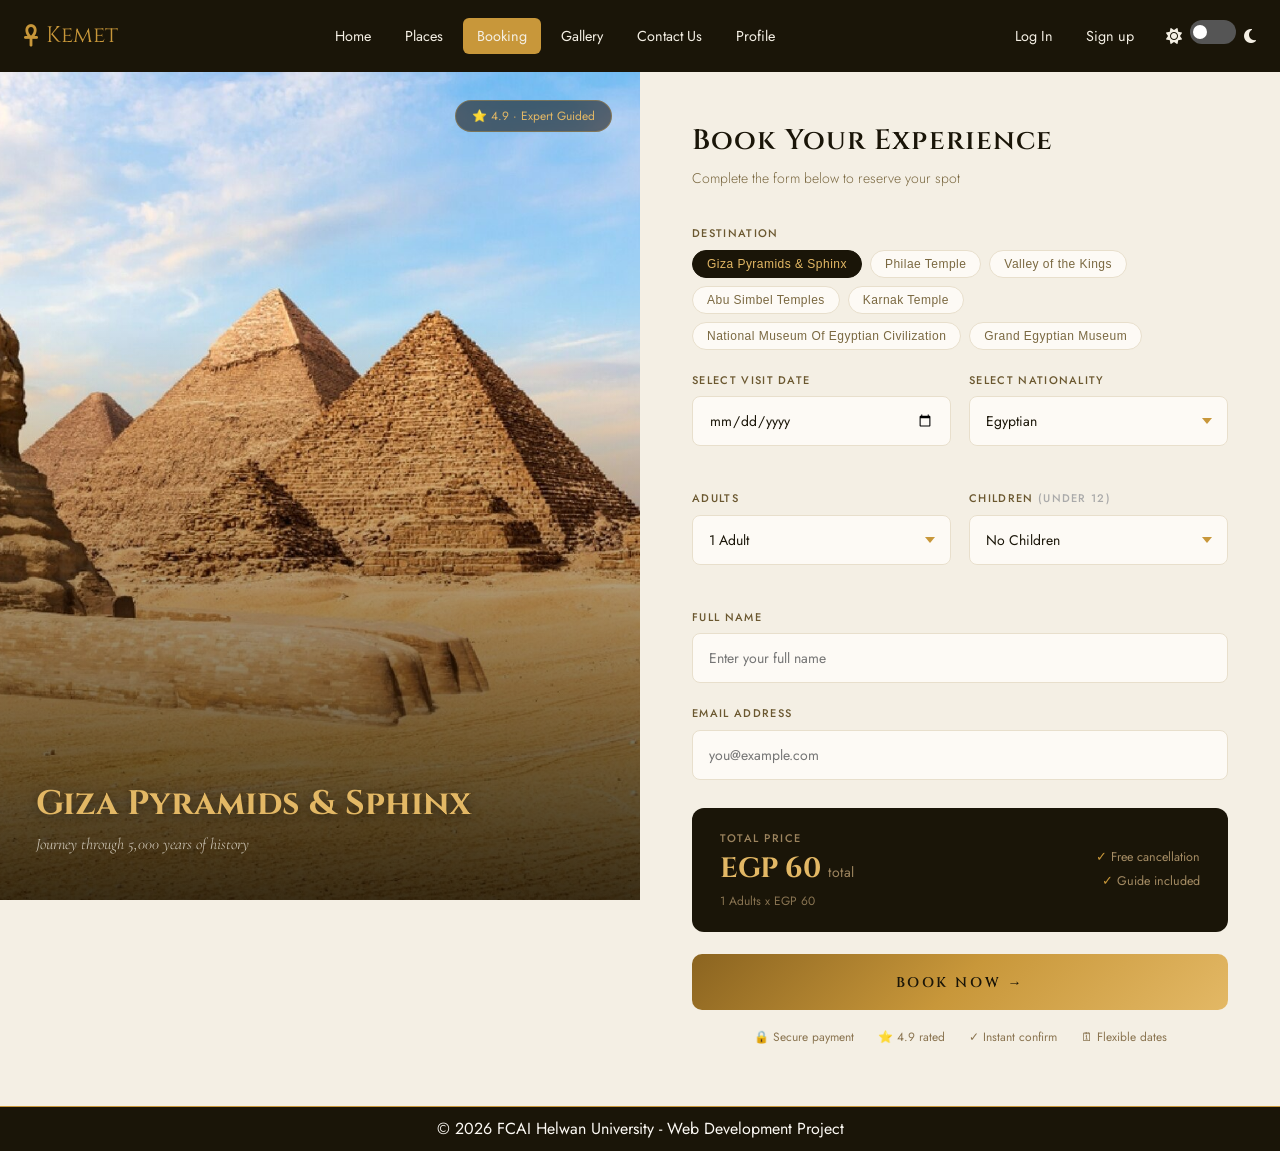
<file: booking.html>
<!DOCTYPE html>
<html lang="en" class="mainn">
<head>
<meta charset="UTF-8">
<meta name="viewport" content="width=device-width, initial-scale=1.0">
<title>KEMET – Book Your Experience</title>
<link href="https://fonts.googleapis.com/css2?family=Cinzel:wght@400;600;700&family=Cormorant+Garamond:ital,wght@0,300;0,400;0,500;1,300;1,400&family=Jost:wght@300;400;500&display=swap" rel="stylesheet">
<link rel="stylesheet" href="./css/styleeee.css">
  <link rel="stylesheet" href="https://cdnjs.cloudflare.com/ajax/libs/font-awesome/6.5.0/css/all.min.css"/>
  <link href="https://fonts.googleapis.com/css2?family=Cinzel:wght@400;600;700&family=Cormorant+Garamond:ital,wght@0,300;0,400;0,500;1,300;1,400&family=Jost:wght@300;400;500&display=swap" rel="stylesheet"/>
  <link rel="stylesheet" href="./css/profile.css" />
</head>
<body class="main">

<!-- NAV -->
<header>
    <nav class="container profile-nav-inner">
      <div class="profile-nav-brand">
        <i class="fa-solid fa-ankh" aria-hidden="true"></i>
        <span>Kemet</span>
      </div>

      <ul class="profile-nav-links">
        <li><a href="index.html">Home</a></li>
        <li><a href="places.html">Places</a></li>
        <li><a href="booking.html" class="active">Booking</a></li>
        <li><a href="gallery.html">Gallery</a></li>
        <li><a href="contact.html">Contact Us</a></li>
        <li><a href="profile.html" >Profile</a></li>
      </ul>

      <div class="profile-theme-toggle-wrap">
        <div class="signin">
      <a href="./logIn.html">Log In</a>
      <a href="./sign-up.html">Sign up</a>

    </div>
        <i class="fa-solid fa-sun" aria-hidden="true"></i>
        <label class="profile-toggle-switch">
          <input type="checkbox" id="profile-theme-toggle" aria-label="Toggle dark mode" />
          <span class="profile-slider"></span>
        </label>
        <i class="fa-solid fa-moon" aria-hidden="true"></i>
        
      </div>
    </nav>
  </header>
<!-- PAGE -->
<div class="page">

  <!-- LEFT IMAGE PANEL -->
  <div class="panel-left">
    <img class="destination-image" id="destImg" src="./pic/GEM.jpg.jpeg" alt="Destination">
    <div class="left-overlay"></div>
    <div class="rating-badge">⭐ 4.9 · Expert Guided</div>
    <div class="left-caption">
      <h2 id="captionTitle">Giza Pyramids &amp; Sphinx</h2>
      <p id="captionSub">Journey through 5,000 years of history</p>
    </div>
  </div>

  <!-- RIGHT FORM PANEL -->
  <div class="panel-right">
    <div class="form-header">
      <h1>Book Your Experience</h1>
      <p>Complete the form below to reserve your spot</p>
    </div>

    <!-- DESTINATION TABS -->
    <div class="field">
      <label>Destination</label>
      <div class="dest-tabs" id="destTabs"></div>
    </div>

    <!-- DATE & NATIONALITY -->
    <div class="field-row">
      <div class="field">
        <label>Select Visit Date</label>
        <input type="date" id="visitDate">
      </div>
      <div class="field">
        <label>Select Nationality</label>
        <div class="select-wrap">
          <select id="nationality" onchange="updatePrice()">
            <option value="egyptian">Egyptian</option>
            <option value="arab">Arab</option>
            <option value="foreign">Foreign</option>
          </select>
        </div>
      </div>
    </div>

    <!-- ADULTS & CHILDREN -->
    <div class="field-row">
      <div class="field">
        <label>Adults</label>
        <div class="select-wrap">
          <select id="adults" onchange="updatePrice()">
            <option value="1">1 Adult</option>
            <option value="2">2 Adults</option>
            <option value="3">3 Adults</option>
            <option value="4">4 Adults</option>
            <option value="5">5 Adults</option>
            <option value="6">6 Adults</option>
            <option value="7">7 Adults</option>
            <option value="8">8 Adults</option>
          </select>
        </div>
      </div>
      <div class="field">
        <label>Children <em style="font-style:normal;color:#aaa">(under 12)</em></label>
        <div class="select-wrap">
          <select id="children" onchange="updatePrice()">
            <option value="0">No Children</option>
            <option value="1">1 Child</option>
            <option value="2">2 Children</option>
            <option value="3">3 Children</option>
            <option value="4">4 Children</option>
            <option value="5">5 Children</option>
          </select>
        </div>
      </div>
    </div>

    <!-- NAME & EMAIL -->
    <div class="field">
      <label>Full Name</label>
      <input type="text" id="fullName" placeholder="Enter your full name">
    </div>
    <div class="field">
      <label>Email Address</label>
      <input type="email" id="email" placeholder="you@example.com">
    </div>

    <!-- PRICE -->
    <div class="price-box">
      <div class="price-left">
        <div class="price-label">Total Price</div>
        <div class="price-value" id="totalPrice">EGP 299 <span>/ person</span></div>
        <div class="price-breakdown" id="priceBreakdown"></div>
      </div>
      <div class="price-perks">
        <div>Free cancellation</div>
        <div>Guide included</div>
      </div>
    </div>

    <button class="btn-book" onclick="handleBook()">BOOK NOW →</button>

    <div class="trust-bar">
      <span>🔒 Secure payment</span>
      <span>⭐ 4.9 rated</span>
      <span>✓ Instant confirm</span>
      <span>🗓 Flexible dates</span>
    </div>
  </div>
</div>

<!-- Toast -->
<div class="toast" id="toast">Booking Confirmed!</div>
<footer>
        <div class="footer-contentt">
            <p>&copy; 2026 FCAI Helwan University - Web Development Project</p>
        </div>
    </footer>
</body>
<script src="./js/script.js"></script>
<script src="./js/profile (1).js"></script>

</html>
</file>
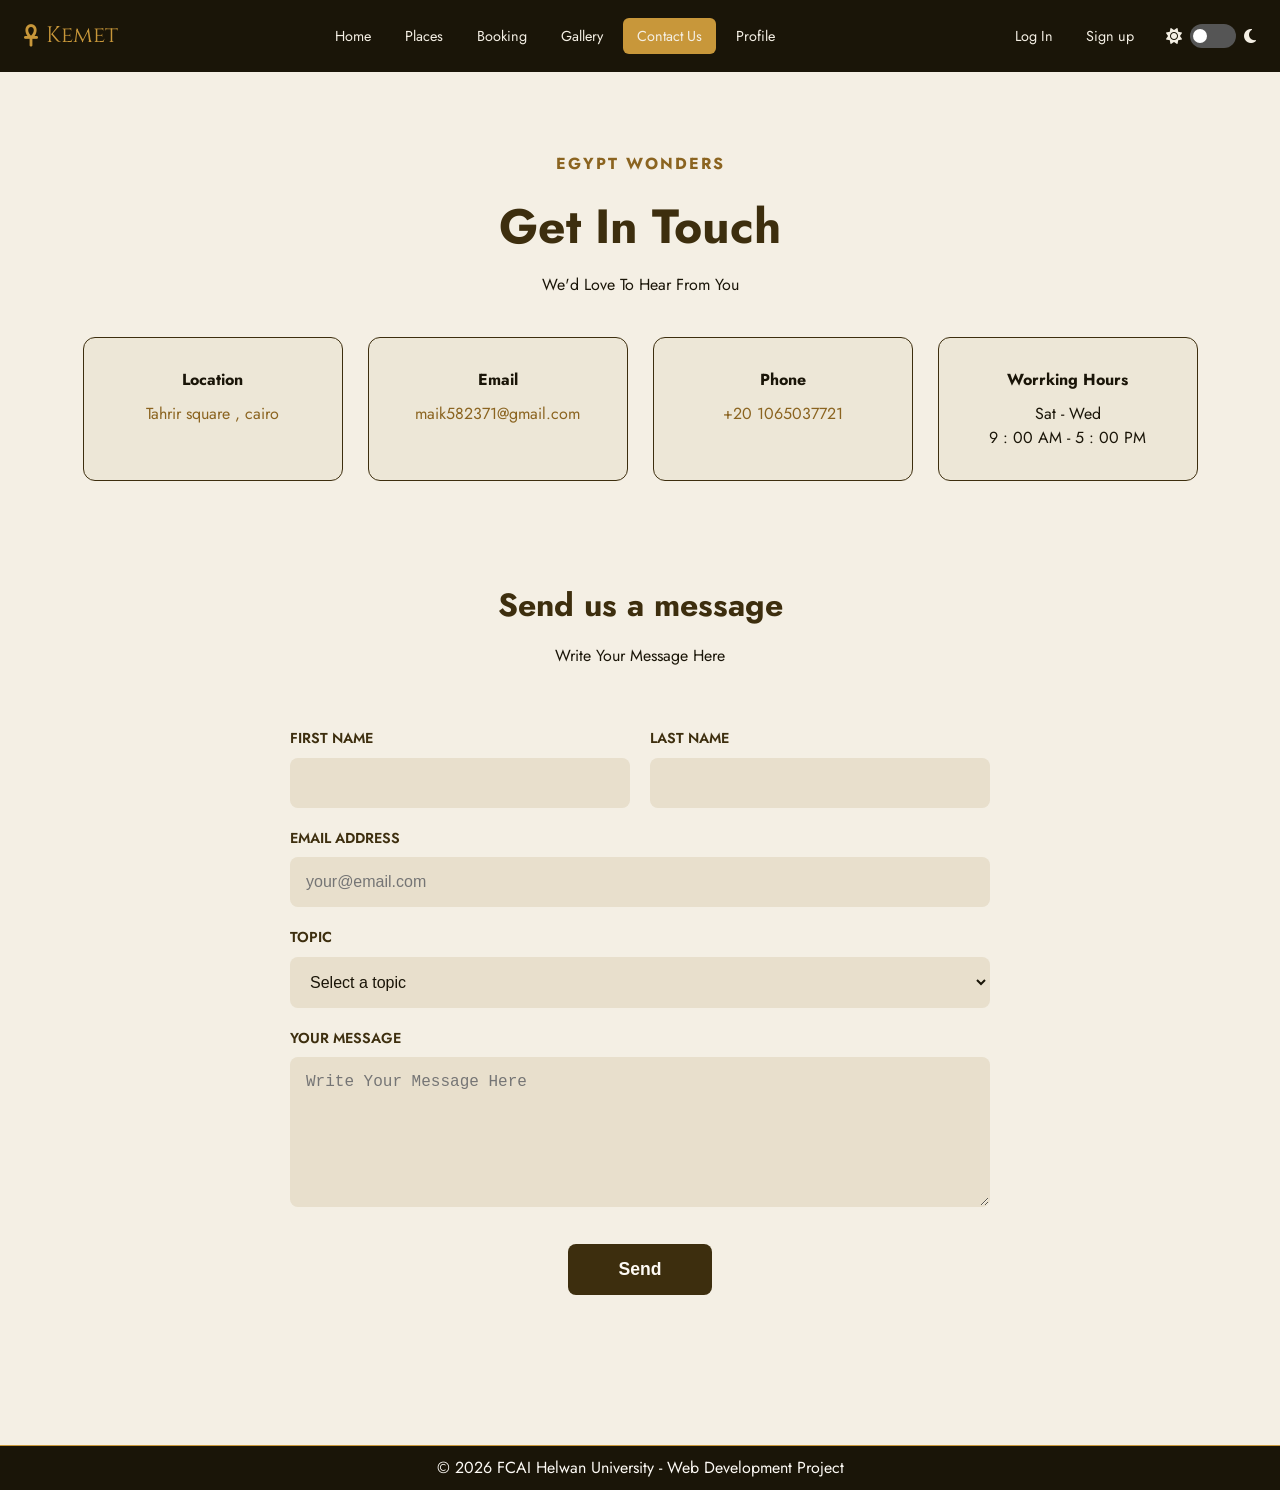
<file: contact.html>
<!DOCTYPE html>
<html lang="en" dir="ltr">
<head>
    <link rel="stylesheet" href="./css/contact.css">
    <meta charset="UTF-8">
    <meta name="viewport" content="width=device-width, initial-scale=1.0">
    <title>Tourism and Monuments in Egypt</title>
 <link rel="stylesheet" href="https://cdnjs.cloudflare.com/ajax/libs/font-awesome/6.5.0/css/all.min.css"/>
  <link href="https://fonts.googleapis.com/css2?family=Cinzel:wght@400;600;700&family=Cormorant+Garamond:ital,wght@0,300;0,400;0,500;1,300;1,400&family=Jost:wght@300;400;500&display=swap" rel="stylesheet"/>
  <link rel="stylesheet" href="./css/profile.css" />
</head>
<body>

<header>
    <nav class="container profile-nav-inner">
      <div class="profile-nav-brand">
        <i class="fa-solid fa-ankh" aria-hidden="true"></i>
        <span>Kemet</span>
      </div>

      <ul class="profile-nav-links">
        <li><a href="index.html">Home</a></li>
        <li><a href="places.html">Places</a></li>
        <li><a href="booking.html">Booking</a></li>
        <li><a href="gallery.html">Gallery</a></li>
        <li><a href="contact.html" class="active">Contact Us</a></li>
        <li><a href="profile.html" >Profile</a></li>
      </ul>

      <div class="profile-theme-toggle-wrap">
        <div class="signin">
      <a href="./logIn.html">Log In</a>
      <a href="./sign-up.html">Sign up</a>
    </div>
        <i class="fa-solid fa-sun" aria-hidden="true"></i>
        <label class="profile-toggle-switch">
          <input type="checkbox" id="profile-theme-toggle" aria-label="Toggle dark mode" />
          <span class="profile-slider"></span>
        </label>
        <i class="fa-solid fa-moon" aria-hidden="true"></i>
        
      </div>
    </nav>
  </header>

    <div class="page">

        <section class="wel">
            <h4>Egypt Wonders</h4>
            <h1>Get In Touch</h1>
            <p>We'd Love To Hear From You</p>
        </section>

        <div>
            <div class="contact-boxes">
                <div class="box">
                    <h4>Location </h4>
                    <a href="https://www.google.com/maps/search/Tahrir+square+,+cairo/@30.0444296,31.2331355,17z/data=!3m1!4b1?entry=ttu&g_ep=EgoyMDI2MDUwMi4wIKXMDSoASAFQAw%3D%3D">Tahrir square , cairo</a>
                </div>
                <div class="box">
                    <h4>Email </h4>
                    <a href="">maik582371@gmail.com</a>
                </div>
                <div class="box">
                    <h4>Phone </h4>
                   <a href="">+20 1065037721</a>
                </div>
                <div class="box">
                    <h4>Worrking Hours</h4>
                    <p>Sat - Wed</p>
                    <p>9 : 00 AM - 5 : 00 PM</p>
                </div>
            </div>

            <section class="message-section">
                <h2>Send us a message</h2>
                <p>Write Your Message Here</p>
                <form class="contact-form">
                    <div class="name-row">
                        <div>
                            <label>FIRST NAME</label>
                            <input type="text" placeholder="">
                        </div>
                        <div>
                            <label>LAST NAME</label>
                            <input type="text" placeholder="">
                        </div>
                    </div>

                    <label>EMAIL ADDRESS</label>
                    <input type="email" placeholder="your@email.com">

                    <label>TOPIC</label>
                    <select>
                        <option>Select a topic</option>
                        <option>Booking</option>
                        <option>Information</option>
                        <option>Complaint</option>
                    </select>

                    <label>YOUR MESSAGE</label>
                    <textarea placeholder="Write Your Message Here"></textarea>

                    <button type="submit">Send</button>
                </form>
            </section>
        </div>
        <script src="./js/contact.js"></script>
    <script src=".//js/profile (1).js"></script>
    </div>
    <footer>
        <div class="footer-contentt">
            <p>&copy; 2026 FCAI Helwan University - Web Development Project</p>
        </div>
    </footer>
</body>

</html>
</file>
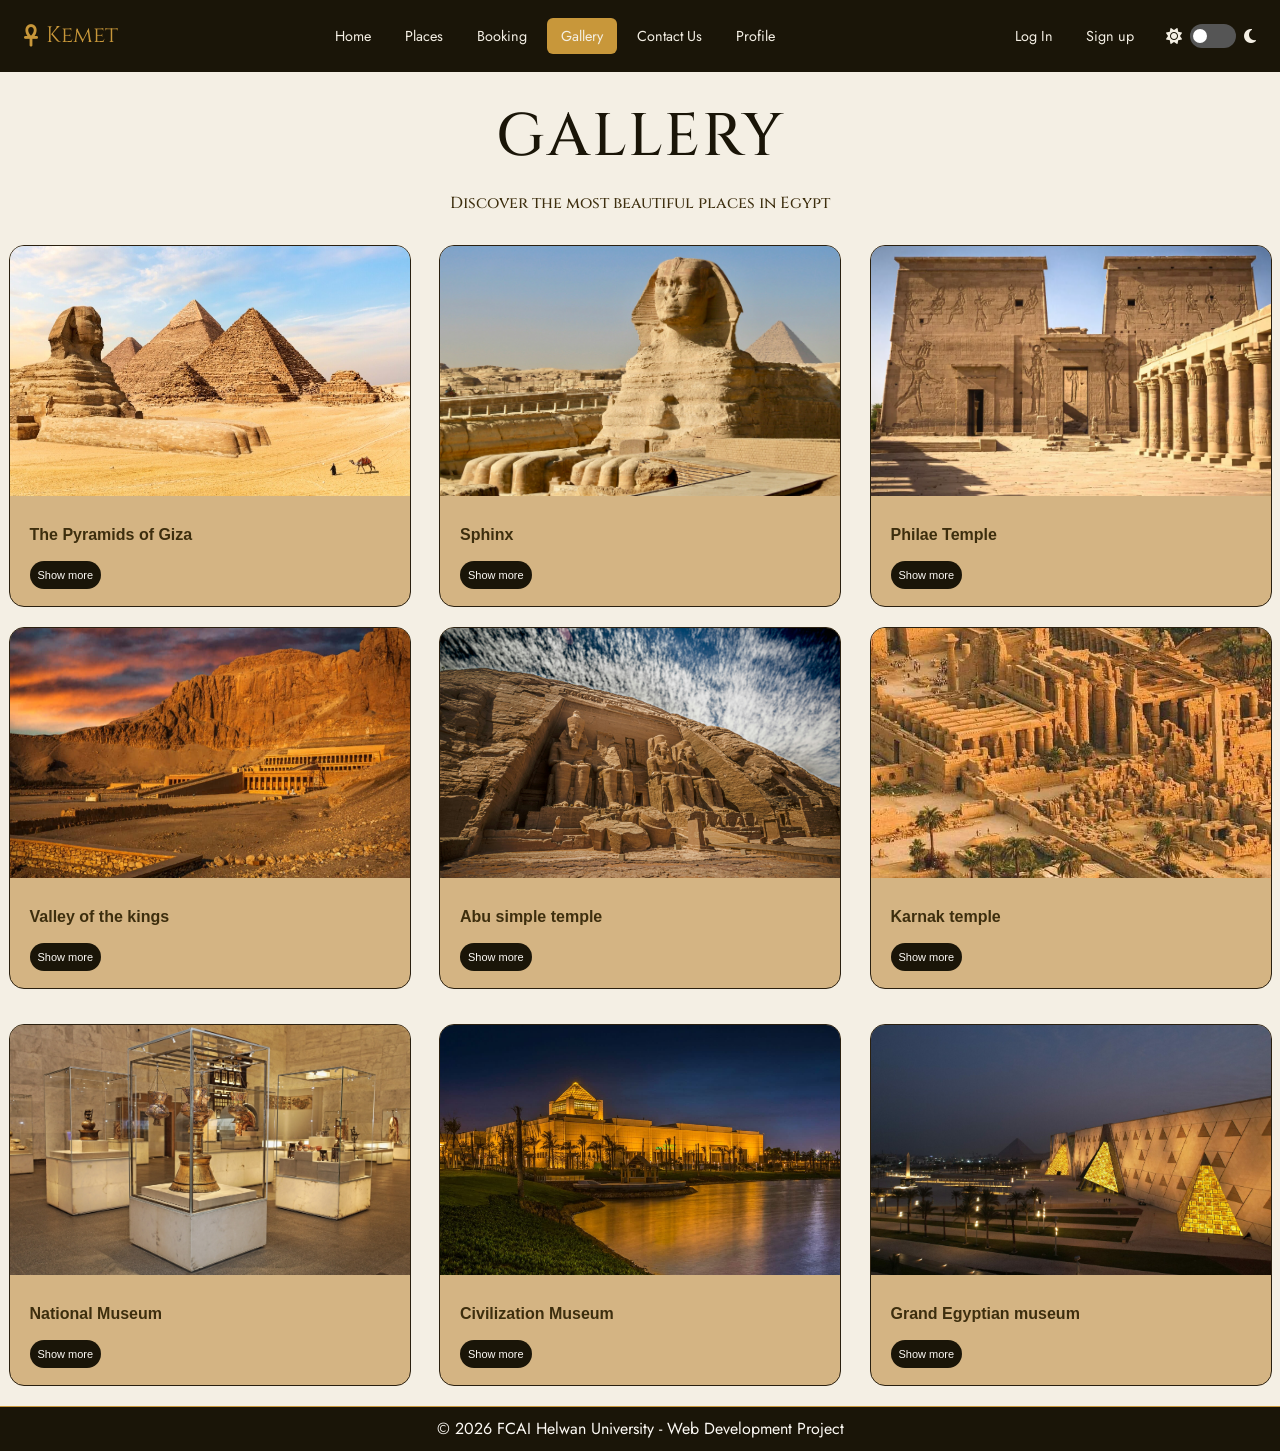
<file: gallery.html>
<!DOCTYPE html>
<html lang="en">

<head>
    <meta charset="UTF-8">
    <meta name="viewport" content="width=device-width, initial-scale=1.0">
    <title>Gallery</title>
    <link rel="stylesheet" href="./css/gallerystyle.css">  
  <link rel="stylesheet" href="https://cdnjs.cloudflare.com/ajax/libs/font-awesome/6.5.0/css/all.min.css"/>
  <link href="https://fonts.googleapis.com/css2?family=Cinzel:wght@400;600;700&family=Cormorant+Garamond:ital,wght@0,300;0,400;0,500;1,300;1,400&family=Jost:wght@300;400;500&display=swap" rel="stylesheet"/>
  <link rel="stylesheet" href="css/profile.css" />
</head>

<body>
    <header>
    <nav class="container profile-nav-inner">
      <div class="profile-nav-brand">
        <i class="fa-solid fa-ankh" aria-hidden="true"></i>
        <span>Kemet</span>
      </div>

      <ul class="profile-nav-links">
        <li><a href="index.html">Home</a></li>
        <li><a href="places.html">Places</a></li>
        <li><a href="booking.html" >Booking</a></li>
        <li><a href="gallery.html" class="active">Gallery</a></li>
        <li><a href="contact.html">Contact Us</a></li>
        <li><a href="profile.html" >Profile</a></li>
      </ul>

      <div class="profile-theme-toggle-wrap">
        <div class="signin">
      <a href="./logIn.html">Log In</a>
      <a href="./sign-up.html">Sign up</a>

    </div>
        <i class="fa-solid fa-sun" aria-hidden="true"></i>
        <label class="profile-toggle-switch">
          <input type="checkbox" id="profile-theme-toggle" aria-label="Toggle dark mode" />
          <span class="profile-slider"></span>
        </label>
        <i class="fa-solid fa-moon" aria-hidden="true"></i>
        
      </div>
    </nav>
  </header>
    <main class="parent">
       <div class="intro-gall">
         <h1> GALLERY </h1>
        <p> Discover the most beautiful places in Egypt </p>
       </div>
        <section id="one">
            <div class="one mo">

                <div class="image">
                    <img src="./img/pyramids-of-giza.jpg.jpeg">
                </div>
                <div class="content">
                    <p class="p">The Pyramids of Giza</p>
                    <a class="a" target="_blank"href="https://images.search.yahoo.com/search/images;_ylt=AwrFDY2Rt_ZpTgIA0dpXNyoA;_ylu=Y29sbwNiZjEEcG9zAzEEdnRpZAMEc2VjA3BpdnM-?p=pyramids+of+giza+images&fr2=piv-web&type=E210US885G0&fr=mcafee" class="btn">Show more</a>
                </div>

            </div>

            <div class="two mo">

                <div class="image">
                    <img src="./img//Sphinx.jpg">
                </div>
                <div class="content">
                    <p class="p"> Sphinx</p>
                    <a class="a" target="_blank" href="https://images.search.yahoo.com/search/images;_ylt=AwrNPUcluPZp0w8AGnmJzbkF;_ylc=[base64]?p=sphinx+images+&fr=mcafee&fr2=sb-top">Show more</a>
                </div>

            </div>

            <div class="three mo">

                <div class="image">
                    <img src="./img/Temple-of-philae-130 (1).webp">
                </div>
                <div class="content">
                    <p class="p"> Philae Temple </p>
                    <a class="a" target="_blank"
                        href="https://images.search.yahoo.com/search/images;_ylt=AwrNOmOauPZpMAIAcW1XNyoA;_ylu=Y29sbwNiZjEEcG9zAzEEdnRpZAMEc2VjA3BpdnM-?p=philae+temple+in+egypt+images&fr2=piv-web&type=E210US885G0&fr=mcafee">Show
                        more</a>
                </div>

            </div>
        </section>

        <section id="two">
            <div class="four mo">

                <div class="image">
                    <img src="./img/valley.jpg.jpeg">
                </div>
                <div class="content">
                    <p class="p">Valley of the kings</p>
                    <a class="a" target="_blank"
                        href="https://images.search.yahoo.com/search/images;_ylt=AwrErgiduPZpwy8AKaCJzbkF;_ylc=[base64]?p=valley+of+the+kings+images&fr=mcafee&fr2=sa-gp-search">Show
                        more</a>
                </div>

            </div>

            <div class="five mo">

                <div class="image">
                    <img src="./img/abu simple.jpg">
                </div>
                <div class="content">
                    <p class="p">Abu simple temple</p>
                    <a class="a" target="_blank"
                        href="https://images.search.yahoo.com/search/images;_ylt=Awrir4QBufZp4LADCs.JzbkF;_ylc=[base64]?p=Abu+simple+temple+images&fr=mcafee&fr2=sb-top">Show
                        more</a>
                </div>

            </div>

            <div class="six mo">

                <div class="image">
                    <img src="./img/karnak.jpg.jpeg">
                </div>
                <div class="content">
                    <p class="p">Karnak temple</p>
                    <a class="a" target="_blank"
                        href="https://images.search.yahoo.com/search/images;_ylt=AwrErghfufZpPsIBcheJzbkF;_ylc=[base64]?p=Karnak+temple+images&fr=mcafee&fr2=sb-top">Show
                        more</a>
                </div>

            </div>
        </section>


        <section id="three">
            <div class="seven mo">

                <div class="image">
                    <img src="./img/national meuseum.jpg (1).jpeg">
                </div>
                <div class="content">
                    <p class="p">National Museum </p>
                    <a class="a" target="_blank"
                        href="https://images.search.yahoo.com/search/images;_ylt=AwrhWN1vvPZpfwIAEQBXNyoA;_ylu=Y29sbwNiZjEEcG9zAzEEdnRpZAMEc2VjA3BpdnM-?p=National+museum+images&fr2=piv-web&type=E210US885G0&fr=mcafee">Show
                        more</a>
                </div>

            </div>

            <div class="eight mo">

                <div class="image">
                    <img src="./img/Wonderful-pictures-of-the-Museum-of-Civilization-at-night-from-the-outside.jpg (1).jpeg">
                </div>
                <div class="content">
                    <p class="p"> Civilization Museum</p>
                    <a class="a" target="_blank"
                        href="./https://images.search.yahoo.com/search/images;_ylt=AwrErgg4uvZpwy8AUsOJzbkF;_ylc=[base64]?p=Civilization+museum+images&fr=mcafee&fr2=sb-top">Show
                        more</a>
                </div>

            </div>

            <div class="nine mo">

                <div class="image">
                    <img src="./img/garnd egypt museum.jpg (1).jpeg">
                </div>
                <div class="content">
                    <p class="p">Grand Egyptian museum</p>
                    <a class="a" target="_blank"
                        href="https://images.search.yahoo.com/search/images;_ylt=AwrErZ04uvZpNNoCsTaJzbkF;_ylc=[base64]?p=grand+egyptian+museum+images&fr=mcafee&fr2=p%3As%2Cv%3Ai%2Cm%3Asa%2Csa_mk%3A7&mkr=7">Show
                        more</a>
                </div>

            </div>
        </section>

    </main>

    <script src="./js/gallery.js"></script>
    <script src=".//js/profile (1).js"></script>

<footer>
        <div class="footer-contentt">
            <p>&copy; 2026 FCAI Helwan University - Web Development Project</p>
        </div>
    </footer>


</body>

</html>
</file>
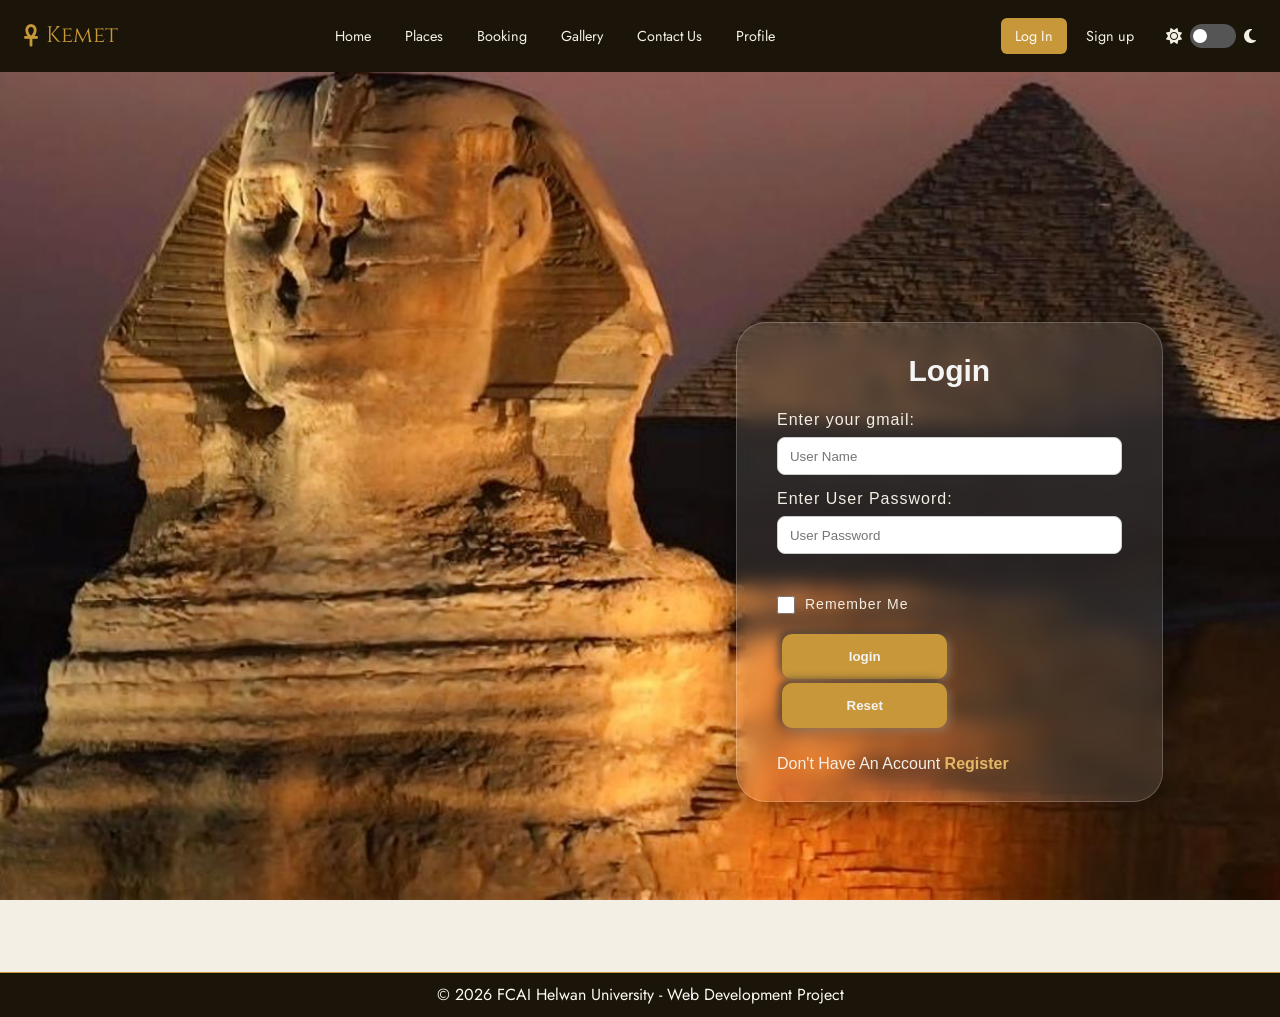
<file: logIn.html>
<!DOCTYPE html>
<html lang="en">
<head>
    <link rel="stylesheet" href="https://cdnjs.cloudflare.com/ajax/libs/font-awesome/6.5.0/css/all.min.css"/>
  <link href="https://fonts.googleapis.com/css2?family=Cinzel:wght@400;600;700&family=Cormorant+Garamond:ital,wght@0,300;0,400;0,500;1,300;1,400&family=Jost:wght@300;400;500&display=swap" rel="stylesheet"/>
  <link rel="stylesheet" href="./css/profile.css" />
    <meta charset="UTF-8" />
    <meta name="viewport" content="width=device-width, initial-scale=1.0" />
    <title>Log In</title>
<link rel="stylesheet" href="./css/sign-in.css">
</head>
<body>
    <header>
    <nav class="container profile-nav-inner">
      <div class="profile-nav-brand">
        <i class="fa-solid fa-ankh" aria-hidden="true"></i>
        <span>Kemet</span>
      </div>

      <ul class="profile-nav-links">
        <li><a href="index.html">Home</a></li>
        <li><a href="places.html">Places</a></li>
        <li><a href="booking.html">Booking</a></li>
        <li><a href="gallery.html">Gallery</a></li>
        <li><a href="contact.html">Contact Us</a></li>
        <li><a href="profile.html" >Profile</a></li>
      </ul>

      <div class="profile-theme-toggle-wrap">
        <div class="signin">
      <a href="./logIn.html" class="active">Log In</a>
      <a href="./sign-up.html">Sign up</a>

    </div>
        <i class="fa-solid fa-sun" aria-hidden="true"></i>
        <label class="profile-toggle-switch">
          <input type="checkbox" id="profile-theme-toggle" aria-label="Toggle dark mode" />
          <span class="profile-slider"></span>
        </label>
        <i class="fa-solid fa-moon" aria-hidden="true"></i>
        
      </div>
    </nav>
  </header>
    <div class="login-form">
        <div class="twoPages">
            <div class="main">
                <h2>Login</h2>
                <form action="" method="post" id="loginForm">
                    <label for="userName">Enter your gmail:</label>
                    <br>
                    <input type="text" name="" id="userName" placeholder="User Name" required>
                    <br>
                    <label for="userPass">Enter User Password:</label>
                    <br>
                    <input type="password" name="" id="userPass" placeholder="User Password" required>
                    <p id="error-msg" style="color: red; font-size: 13px; min-height: 20px;"></p>
                    <div class="remember-me">
                        <input type="checkbox" id="remember">
                        <label for="remember">Remember Me</label>
                    </div>
                    <button class="btn" type="submit">login</button>
                    <button class="btn" type="reset">Reset</button> 
                </form>
                <br>
                <p class="account">Don't Have An Account <a href="sign-up.html">Register</a></p>
            </div>

        </div> 
    
    <script src="./js/sign-in.js"></script>
    <script src=".//js/profile (1).js"></script>
    </div>
    <footer>
        <div class="footer-contentt">
            <p>&copy; 2026 FCAI Helwan University - Web Development Project</p>
        </div>
    </footer>
</body>

</html>
</file>
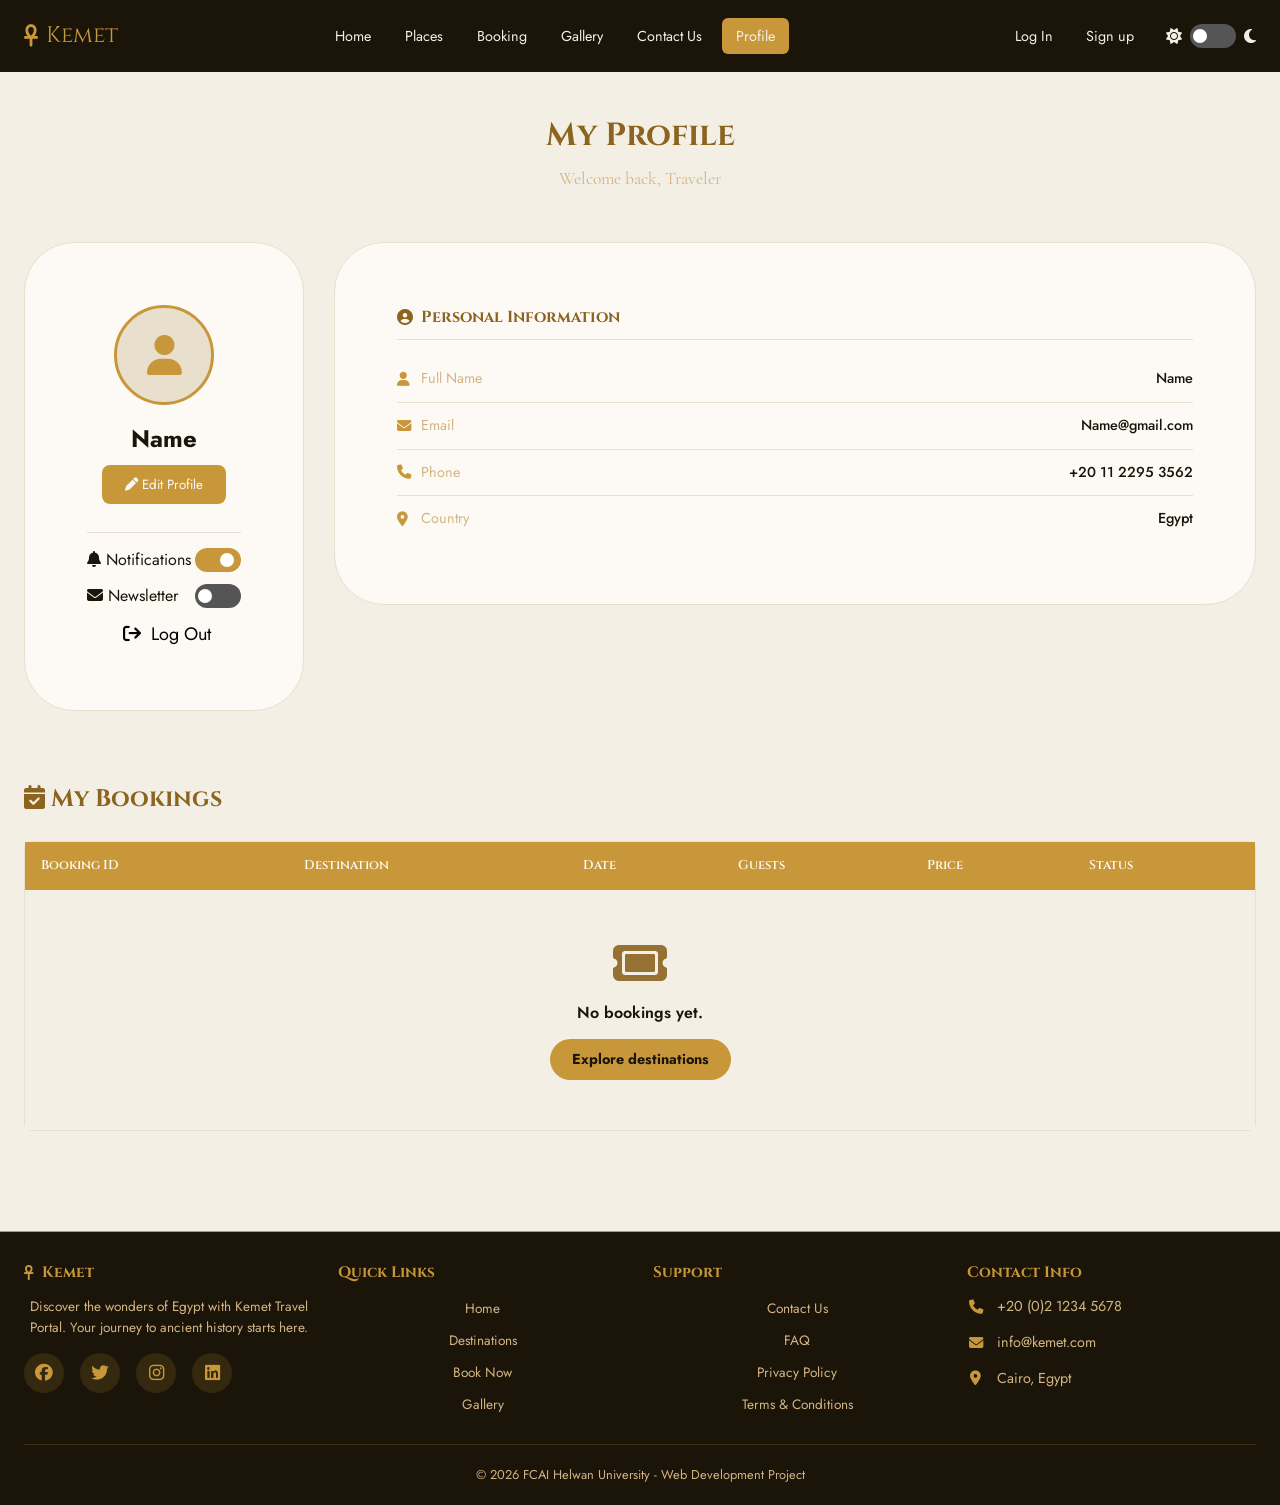
<file: profile.html>
<!DOCTYPE html>
<html>
<head>
  <title>My Profile — Kemet</title>

  <link rel="stylesheet" href="https://cdnjs.cloudflare.com/ajax/libs/font-awesome/6.5.0/css/all.min.css"/>
  <link href="https://fonts.googleapis.com/css2?family=Cinzel:wght@400;600;700&family=Cormorant+Garamond:ital,wght@0,300;0,400;0,500;1,300;1,400&family=Jost:wght@300;400;500&display=swap" rel="stylesheet"/>
  <link rel="stylesheet" href="./css/profile.css" />
</head>

<body>

  <header>
    <nav class="container profile-nav-inner">
      <div class="profile-nav-brand">
        <i class="fa-solid fa-ankh" aria-hidden="true"></i>
        <span>Kemet</span>
      </div>

      <ul class="profile-nav-links">
        <li><a href="index.html">Home</a></li>
        <li><a href="places.html">Places</a></li>
        <li><a href="booking.html">Booking</a></li>
        <li><a href="gallery.html">Gallery</a></li>
        <li><a href="contact.html">Contact Us</a></li>
        <li><a href="profile.html" class="active">Profile</a></li>
      </ul>

      <div class="profile-theme-toggle-wrap">
        <div class="signin">
      <a href="./logIn.html">Log In</a>
      <a href="./sign-up.html">Sign up</a>

    </div>
        <i class="fa-solid fa-sun" aria-hidden="true"></i>
        <label class="profile-toggle-switch">
          <input type="checkbox" id="profile-theme-toggle" aria-label="Toggle dark mode" />
          <span class="profile-slider"></span>
        </label>
        <i class="fa-solid fa-moon" aria-hidden="true"></i>
        
      </div>
    </nav>
  </header>

  <main id="profile-main-content">
    <section class="profile-page-title">
      <div class="container">
        <h1>My Profile</h1>
        <p>Welcome back, <span id="profile-welcome-name">Traveler</span></p>
      </div>
    </section>

    <section class="profile-section" aria-labelledby="profile-heading">
      <div class="container">
        <div class="profile-grid">

          <aside class="profile-card">
            <div class="profile-avatar">
              <i class="fa-solid fa-user" aria-hidden="true"></i>
            </div>
            <h2 id="profile-card-name">Name</h2>

            <button type="button" class="profile-btn-gold" onclick="toggleEdit()">
              <i class="fa-solid fa-pen"></i> Edit Profile 
            </button>

            <div class="profile-card-toggles">
              <div class="profile-toggle-item">
                <span><i class="fa-solid fa-bell"></i> Notifications </span>
                <label class="profile-toggle-switch">
                  <input type="checkbox" id="profile-notif-toggle" checked />
                  <span class="profile-slider"></span>
                </label>
              </div>
              <div class="profile-toggle-item">
                <span><i class="fa-solid fa-envelope" aria-hidden="true"></i> Newsletter </span>
                <label class="profile-toggle-switch">
                  <input type="checkbox" id="profile-news-toggle" />
                  <span class="profile-slider"></span>
                </label>
              </div>
            </div>
            <div class="sign-out">
                    <a href="#" id="sign-out-btn"><i class="fa-solid fa-arrow-right-from-bracket"></i> Log Out</a>
                  </div>
          </aside>

          <div class="profile-info">
            <article class="profile-info-box" id="profile-info-display">
              <h3 id="profile-info-heading"><i class="fa-solid fa-circle-user" aria-hidden="true"></i> Personal Information</h3>
              
              <div class="profile-info-row">
                <span class="profile-info-label"><i class="fa-solid fa-user"></i> Full Name</span>
                <span class="profile-info-value" id="profile-info-name">Name</span>
              </div>
              <div class="profile-info-row">
                <span class="profile-info-label"><i class="fa-solid fa-envelope"></i> Email</span>
                <span class="profile-info-value" id="profile-info-email">Name@gmail.com</span>
              </div>
              <div class="profile-info-row">
                <span class="profile-info-label"><i class="fa-solid fa-phone"></i> Phone</span>
                <span class="profile-info-value" id="profile-info-phone">+20 11 2295 3562</span>
              </div>
              <div class="profile-info-row">
                <span class="profile-info-label"><i class="fa-solid fa-location-dot"></i> Country</span>
                <span class="profile-info-value" id="profile-info-country">Egypt</span>
              </div>
            </article>

            <br>

            <article class="profile-info-box" id="profile-edit-form" hidden>
              <h3><i class="fa-solid fa-pen" aria-hidden="true"></i> Edit Information</h3>
              <form onsubmit="event.preventDefault(); saveProfile();" class="profile-edit-fields">
                <div class="profile-field-group">
                  <label for="profile-edit-name">Full Name</label>
                  <input type="text" id="profile-edit-name" placeholder="Your full name" />
                  <span class="profile-field-error" id="profile-edit-name-error"></span>
                </div>

                <div class="profile-field-group">
                  <label for="profile-edit-email">Email</label>
                  <input type="email" id="profile-edit-email" placeholder="Your email address" />
                  <span class="profile-field-error" id="profile-edit-email-error"></span>
                </div>

                <div class="profile-field-group">
                  <label for="profile-edit-phone">Phone</label>
                  <input type="tel" id="profile-edit-phone" placeholder="Your phone number" />
                  <span class="profile-field-error" id="profile-edit-phone-error"></span>
                </div>

                <div class="profile-field-group">
                  <label for="profile-edit-country">Country</label>
                  <input type="text" id="profile-edit-country" placeholder="Your country" />
                </div>

                <button type="submit" class="profile-btn-gold">
                  <i class="fa-solid fa-floppy-disk" aria-hidden="true"></i> Save Changes
                </button>
              </form>
            </article>
          </div>

        </div>
      </div>
    </section>

    <section class="profile-bookings-section">
      <div class="container">
        <h2><i class="fa-solid fa-calendar-check" aria-hidden="true"></i> My Bookings</h2>
        <div class="profile-table-wrapper">
          <table>
            <thead>
              <tr>
                <th scope="col">Booking ID</th>
                <th scope="col">Destination</th>
                <th scope="col">Date</th>
                <th scope="col">Guests</th>
                <th scope="col">Price</th>
                <th scope="col">Status</th>
              </tr>
            </thead>
            <tbody id="profile-bookings-body">
              <tr id="profile-no-bookings-row">
                <td colspan="6" class="profile-no-bookings">
                  <div class="profile-nobookcent">
                    <i class="fa-solid fa-ticket" aria-hidden="true"></i>
                    <p>No bookings yet.</p>
                    <a href="places.html">Explore destinations</a>
                  </div>
                </td>
              </tr>
            </tbody>
          </table>
        </div>
      </div>
    </section>
  </main>

  <footer class="profile-main-footer">
    <div class="container">
      <div class="profile-footer-content">
        <div class="profile-footer-section">
          <h4><i class="fa-solid fa-ankh" aria-hidden="true"></i> Kemet</h4>
          <p>Discover the wonders of Egypt with Kemet Travel Portal. Your journey to ancient history starts here.</p>
          <div class="profile-social-links">
            <a href="#" aria-label="Facebook" title="Facebook"><i class="fa-brands fa-facebook"></i></a>
            <a href="#" aria-label="Twitter" title="Twitter"><i class="fa-brands fa-twitter"></i></a>
            <a href="#" aria-label="Instagram" title="Instagram"><i class="fa-brands fa-instagram"></i></a>
            <a href="#" aria-label="LinkedIn" title="LinkedIn"><i class="fa-brands fa-linkedin"></i></a>
          </div>
        </div>

        <div class="profile-footer-section">
          <h4>Quick Links</h4>
          <ul>
            <li><a href="index.html">Home</a></li>
            <li><a href="places.html">Destinations</a></li>
            <li><a href="booking.html">Book Now</a></li>
            <li><a href="gallery.html">Gallery</a></li>
          </ul>
        </div>

        <div class="profile-footer-section">
          <h4>Support</h4>
          <ul>
            <li><a href="contact.html">Contact Us</a></li>
            <li><a href="#">FAQ</a></li>
            <li><a href="#">Privacy Policy</a></li>
            <li><a href="#">Terms & Conditions</a></li>
          </ul>
        </div>

        <div class="profile-footer-section">
          <h4>Contact Info</h4>
          <div class="profile-contact-info">
            <div class="profile-info-item">
              <i class="fa-solid fa-phone"></i>
              <span>+20 (0)2 1234 5678</span>
            </div>
            <div class="profile-info-item">
              <i class="fa-solid fa-envelope"></i>
              <span>info@kemet.com</span>
            </div>
            <div class="profile-info-item">
              <i class="fa-solid fa-location-dot"></i>
              <span>Cairo, Egypt</span>
            </div>
          </div>
        </div>
      </div>

      <div class="profile-footer-divider"></div>
      
      <div class="profile-footer-bottom">
            <p>&copy; 2026 FCAI Helwan University - Web Development Project</p>
      </div>
    </div>
  </footer>

    <script src=".//js/profile (1).js"></script>

</body>
</html>
</file>
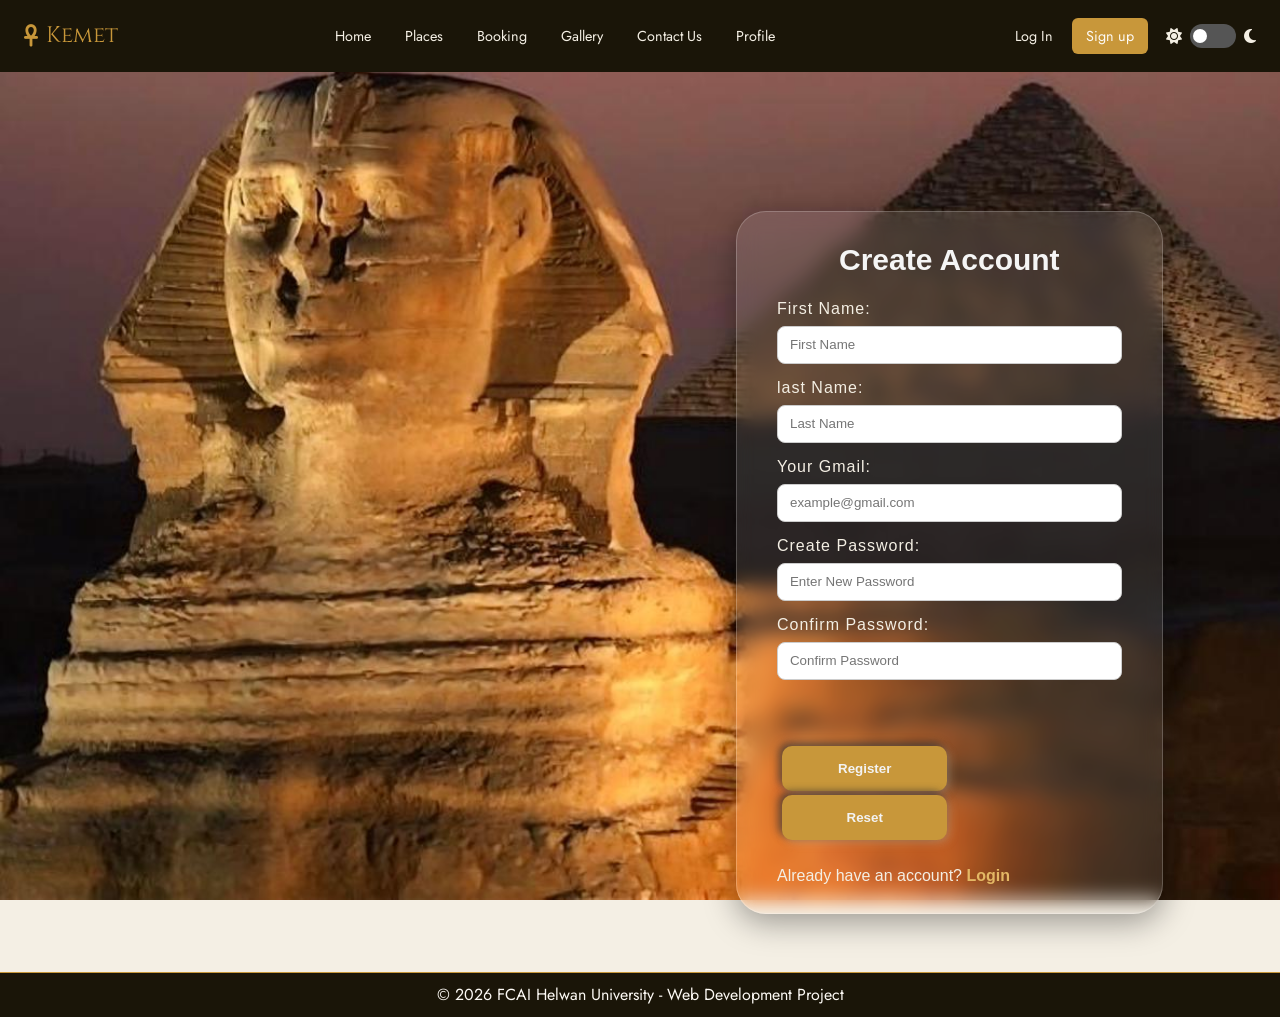
<file: sign-up.html>
<!DOCTYPE html>
<html lang="en">

<head>
    <link rel="stylesheet" href="https://cdnjs.cloudflare.com/ajax/libs/font-awesome/6.5.0/css/all.min.css"/>
    <link href="https://fonts.googleapis.com/css2?family=Cinzel:wght@400;600;700&family=Cormorant+Garamond:ital,wght@0,300;0,400;0,500;1,300;1,400&family=Jost:wght@300;400;500&display=swap" rel="stylesheet"/>
    <link rel="stylesheet" href="./css/profile.css" />
    <meta charset="UTF-8" />
    <meta name="viewport" content="width=device-width, initial-scale=1.0" />
    <title>Sign Up</title>
    <link rel="stylesheet" href="./css/sign-in.css">
</head>

<body>
    <header>
    <nav class="container profile-nav-inner">
      <div class="profile-nav-brand">
        <i class="fa-solid fa-ankh" aria-hidden="true"></i>
        <span>Kemet</span>
      </div>

      <ul class="profile-nav-links">
        <li><a href="index.html">Home</a></li>
        <li><a href="places.html">Places</a></li>
        <li><a href="booking.html">Booking</a></li>
        <li><a href="gallery.html">Gallery</a></li>
        <li><a href="contact.html">Contact Us</a></li>
        <li><a href="profile.html" >Profile</a></li>
      </ul>

      <div class="profile-theme-toggle-wrap">
        <div class="signin">
      <a href="./logIn.html">Log In</a>
      <a href="./sign-up.html" class="active">Sign up</a>

    </div>
        <i class="fa-solid fa-sun" aria-hidden="true"></i>
        <label class="profile-toggle-switch">
          <input type="checkbox" id="profile-theme-toggle" aria-label="Toggle dark mode" />
          <span class="profile-slider"></span>
        </label>
        <i class="fa-solid fa-moon" aria-hidden="true"></i>
        
      </div>
    </nav>
  </header>
    <div class="login-form">
        <div class="twoPages">
            <div class="main">
                <h2>Create Account</h2>
                <form action="./index.html" method="post" id="signupForm" novalidate>
                    <label for="user-name">First Name:</label>
                    <br>
                    <input type="text" id="user-name" name="" placeholder="First Name" required>
                    <br>
                    <label for="last-name">last Name:</label>
                    <br>
                    <input type="text" name="" id="last-name" placeholder="Last Name" required>
                    <br>
                    <label for="user-email">Your Gmail:</label>
                    <br>
                    <input type="email" id="user-email" name="email" placeholder="example@gmail.com">
                    <br>
                    <label for="newPass">Create Password:</label>
                    <br>
                    <input type="password" name="" id="newPass" placeholder="Enter New Password" required>
                    <br>
                    <label for="confPass">Confirm Password:</label>
                    <br>
                    <input type="password" name="" id="confPass" placeholder="Confirm Password" required>
                    <br>
                    <p id="error-msg" style="color: red; font-size: 14px;"></p>
                    <br>
                    <button class="btn" type="submit">Register</button>
                    <button class="btn" type="reset">Reset</button>
                </form>
                <br>
                <p class="account">Already have an account? <a href="login.html">Login</a></p>
            </div>

        </div>

    </div>
    <script src="./js/sign-in.js"></script>
    <script src=".//js/profile (1).js"></script>
    <footer>
        <div class="footer-contentt">
            <p>&copy; 2026 FCAI Helwan University - Web Development Project</p>
        </div>
    </footer>
</body>

</html>
</file>
<file: css/styleeee.css>
*, *::before, *::after { 
    box-sizing: border-box;
    margin: 0;
    padding: 0; }

  :root {
    --gold:         #C8973A;
    --gold-light:   #E3B865;
    --gold-dark:    #8B6420;
    --cream:        #F4EFE4;
    --cream-dark:   #E8DFCC;
    --brown-dark:   #1a1508;
    --brown-light:  #3D2E0E;
    --sand:         #D4B483;
    --white:        #FDFAF5;
  }

  
  /* ── LAYOUT ── */
  .page {
    display: grid;
    grid-template-columns: 1fr 1fr;
    min-height: 100vh;
  }

  /* ── LEFT PANEL ── */
  .panel-left {
    position: sticky;
    top: 72px;
    height: calc(100vh - 72px);
    overflow: hidden;
  }

  .destination-image {
    width: 100%; height: 100%;
    object-fit: cover;
    transition: opacity .6s ease, transform .8s ease;
    display: block;
  }

  .destination-image.fade-out { 
    opacity: 0; 
    transform: scale(1.04); 
  }

  .left-overlay {
    position: absolute; 
    inset: 0;
    background: linear-gradient(
      to top,
      rgba(15,10,2,.82) 0%,
      rgba(15,10,2,.25) 45%,
      transparent 70%
    );
    pointer-events: none;
  }

  .left-caption {
    position: absolute; 
    bottom: 44px; 
    left: 36px; 
    right: 36px;
  }

  .left-caption h2 {
    font-family: 'Cinzel', serif;
    font-size: clamp(22px, 2.8vw, 34px);
    font-weight: 700;
    color: var(--gold-light);
    line-height: 1.18;
    text-shadow: 0 2px 12px rgba(0,0,0,.5);
    transition: opacity .5s ease;
  }
  .left-caption p {
    margin-top: 8px;
    font-family: 'Cormorant Garamond', serif;
    font-style: italic;
    font-size: 16px; font-weight: 300;
    color: rgba(244,239,228,.82);
    transition: opacity .5s ease;
  }
  .rating-badge {
    position: absolute; top: 28px; right: 28px;
    background: rgba(15,10,2,.55);
    border: 1px solid rgba(200,151,58,.4);
    backdrop-filter: blur(8px);
    border-radius: 50px;
    padding: 6px 16px;
    font-family: 'Jost', sans-serif;
    font-size: 12px; 
    color: var(--gold-light);
    display: flex; 
    align-items: center;
    gap: 6px;
  }

  /* ── RIGHT PANEL ── */
  .panel-right {
    background: var(--cream);
    padding: 48px 52px 60px;
    overflow-y: auto;
  }
  .form-header { margin-bottom: 36px; }
  
  .form-header h1 {
    font-family: 'Cinzel', serif;
    font-size: 28px; font-weight: 600;
    color: var(--brown-dark);
    letter-spacing: .04em;
  }

  .form-header p {
    margin-top: 6px;
    font-size: 14px; font-weight: 300;
    color: #7A6840;
  }

  /* ── FIELD GROUPS ── */
  .field { 
    margin-bottom: 22px;
    }

  .field-row { 
    display: grid;
    grid-template-columns: 1fr 1fr; gap: 18px;
    margin-bottom: 22px; 
  }

  label {
    display: block;
    font-size: 11px; font-weight: 500; letter-spacing: .12em;
    color: #6B5830;
    text-transform: uppercase;
    margin-bottom: 8px;
  }

  select, input[type="text"], input[type="date"], input[type="email"] {
    width: 100%;
    height: 50px;
    padding: 0 16px;
    background: var(--white);
    border: 1.5px solid var(--cream-dark);
    border-radius: 8px;
    font-family: 'Jost', sans-serif;
    font-size: 14px; font-weight: 400;
    color: var(--brown-dark);
    appearance: none;
    outline: none;
  }
  select:focus, input:focus {
    border-color: var(--gold);
  }

  .select-wrap {
    position: relative;
  }
  .select-wrap::after {
    content: '';
    position: absolute; right: 16px; top: 50%;
    transform: translateY(-50%);
    width: 0; height: 0;
    border-left: 5px solid transparent;
    border-right: 5px solid transparent;
    border-top: 6px solid var(--gold);
    pointer-events: none;
  }

  /* ── PRICE BOX ── */
  .price-box {
    background: var(--brown-dark);
    border-radius: 12px;
    padding: 22px 28px;
    display: flex; 
    align-items: center; 
    justify-content: space-between;
    margin: 28px 0 22px;
  }
  
  .price-label {
    font-size: 11px; letter-spacing: .14em; font-weight: 500;
    color: rgba(212,180,131,.7);
    text-transform: uppercase;
  }
  .price-value {
    font-family: 'Cinzel', serif;
    font-size: 28px; font-weight: 700;
    color: var(--gold-light);
    margin-top: 2px;
    transition: all .3s ease;
  }
  .price-value span {
    font-size: 14px; font-weight: 400;
    color: rgba(212,180,131,.7);
    font-family: 'Jost', sans-serif;
    letter-spacing: .04em;
  }
  .price-perks {
    text-align: right;
    font-size: 12.5px; color: rgba(212,180,131,.75);
    line-height: 1.9;
  }
  .price-perks div::before { content: '✓  '; color: var(--gold); }

  /* price breakdown tooltip */
  .price-breakdown {
    font-size: 12px;
    color: rgba(212,180,131,.6);
    margin-top: 2px;
    font-family: 'Jost', sans-serif;
    min-height: 16px;
  }

  /* ── BOOK BUTTON ── */
  .btn-book {
    width: 100%;
    height: 56px;
    background: linear-gradient(135deg, var(--gold-dark), var(--gold), var(--gold-light));
    border: none;
    border-radius: 10px;
    font-family: 'Cinzel', serif;
    font-size: 14px; font-weight: 600; letter-spacing: .18em;
    color: var(--brown-dark);
    cursor: pointer;
    transition: transform .15s, box-shadow .2s, filter .2s;
    position: relative;
    overflow: hidden;
  }
  .btn-book::before {
    content: '';
    position: absolute; inset: 0;
    background: rgba(255,255,255,0);
    transition: background .2s;
  }
  .btn-book:hover { filter: brightness(1.08); box-shadow: 0 8px 28px rgba(200,151,58,.35); transform: translateY(-1px); }
  .btn-book:active { transform: translateY(0); }

  /* ── TRUST BAR ── */
  .trust-bar {
    display: flex; gap: 24px; justify-content: center;
    margin-top: 18px;
    font-size: 12px; color: #8A7450;
    flex-wrap: wrap;
  }
  .trust-bar span { display: flex; align-items: center; gap: 5px; }

  /* ── DESTINATION TABS ── */
  .dest-tabs {
    display: flex; gap: 8px; flex-wrap: wrap;
    margin-bottom: 22px;
  }
  .dest-tab {
    padding: 6px 14px;
    background: var(--white);
    border: 1.5px solid var(--cream-dark);
    border-radius: 50px;
    font-size: 12px; font-weight: 500; letter-spacing: .04em;
    color: #7A6840;
    cursor: pointer;
    transition: all .2s;
    white-space: nowrap;
  }
  .dest-tab:hover { 
    border-color: var(--gold); color: var(--gold-dark); 
  }

  .dest-tab.active {
    background: var(--brown-dark);
    border-color: var(--brown-dark);
    color: var(--gold-light);
  }

  /* ── Booked ── */
  .toast {
    position: fixed; bottom: 32px; left: 50%; transform: translateX(-50%) translateY(80px);
    background: var(--brown-dark); border: 1px solid var(--gold);
    border-radius: 50px; padding: 14px 28px;
    font-family: 'Cinzel', serif; font-size: 13px; color: var(--gold-light);
    letter-spacing: .08em;
    transition: transform .4s cubic-bezier(.34,1.56,.64,1), opacity .3s;
    opacity: 0; pointer-events: none; z-index: 999;
  }
  .toast.show { transform: translateX(-50%) translateY(0); opacity: 1; }

  @media (max-width: 860px) {
    .page { grid-template-columns: 1fr; }
    .panel-left { position: relative; top: 0; height: 280px; }
    .panel-right { padding: 32px 24px 48px; }
    .field-row { grid-template-columns: 1fr; gap: 0; }
    .field-row .field { margin-bottom: 18px; }
  }
  footer {
    padding: 10px 100px;
    text-align: center;
    background: var(--brown-dark);
    color: var(--white);
    border-top: 1px solid var(--gold);
}
</file>
<file: css/profile.css>
:root {
  --gold: #C8973A;
  --gold-light: #E3B865;
  --gold-dark: #8B6420;
  --cream: #F4EFE4;
  --cream-dark: #E8DFCC;
  --brown-dark: #1a1508;
  --brown-light: #3D2E0E;
  --sand: #D4B483;
  --white: #FDFAF5;
}

body.dark-theme {
  --cream: #1a1508;
  --cream-dark: #231d0a;
  --white: #2a2010;
  --brown-dark: #F4EFE4;
  --brown-light: #E8DFCC;
}

* { margin: 0; padding: 0; box-sizing: border-box; }

body {
  font-family: 'Jost', sans-serif;
  background-color: var(--cream);
  color: var(--brown-dark);
  transition: background-color 0.3s, color 0.3s;
  line-height: 1.5;
}
.signin a{
  color: var(--cream);
  font-size: 0.9rem;
  padding: 8px 14px;
  border-radius: 6px;
  transition: background 0.3s ease, color 0.3s ease;
  text-decoration: none;
}
.signin a:hover{
  background: var(--gold); color: var(--white); 
}
header .active{
  background: var(--gold); color: var(--white); 
}
.signin{
  margin: 0 10px;
}
.container { max-width: 11000px; margin: 0 auto; padding: 0 24px; }

header {
  background-color: var(--brown-dark);
  height: 72px;
  display: flex;
  align-items: center;
  position: sticky;
  top: 0;
  z-index: 100;
}

.profile-nav-inner { display: flex; width: 100%; justify-content: space-between; align-items: center; }

.profile-nav-brand {
  font-family: 'Cinzel', serif;
  font-size: 1.4rem;
  color: var(--gold);
  display: flex;
  align-items: center;
  gap: 8px;
}

.profile-nav-links { display: flex; gap: 6px; list-style: none; margin: 0; padding: 0; }

.profile-nav-links a {
  color: var(--cream);
  font-size: 0.9rem;
  padding: 8px 14px;
  border-radius: 6px;
  transition: background 0.3s ease, color 0.3s ease;
  text-decoration: none;
}

.profile-nav-links a:hover,
.profile-nav-links a:focus { background: var(--gold); color: var(--white); }

.profile-theme-toggle-wrap { display: flex; align-items: center; gap: 8px; color: var(--cream); }

.profile-toggle-switch { position: relative; width: 46px; height: 24px; cursor: pointer; }
.profile-toggle-switch input { display: none; }

.profile-slider { position: absolute; inset: 0; background: #555; border-radius: 24px; transition: 0.3s; }

.profile-slider::before {
  content: '';
  position: absolute;
  width: 14px;
  height: 14px;
  left: 3px;
  top: 5px;
  background: white;
  border-radius: 50%;
  transition: 0.3s;
}

.profile-toggle-switch input:checked + .profile-slider { background: var(--gold); }
.profile-toggle-switch input:checked + .profile-slider::before { transform: translateX(22px); }

.profile-page-title { padding: 40px 0 20px; text-align: center; }

.profile-page-title h1 { font-family: 'Cinzel', serif; font-size: 2rem; color: var(--gold-dark); margin-bottom: 6px; }
.profile-page-title p { font-family: 'Cormorant Garamond', serif; font-size: 1.1rem; color: var(--sand); }

.profile-section { padding: 30px 0; }

.profile-grid { display: grid; grid-template-columns: 280px 1fr; gap: 30px; align-items: start; }

.profile-card, .profile-info-box {
  background: var(--white);
  border: 1px solid var(--cream-dark);
  border-radius: 50px;
  padding: 62px;
}

.profile-card { text-align: center; }

.profile-avatar {
  width: 100px;
  height: 100px;
  border-radius: 50%;
  background: var(--cream-dark);
  margin: 0 auto 16px;
  display: flex;
  align-items: center;
  justify-content: center;
  font-size: 2.5rem;
  color: var(--gold);
  border: 3px solid var(--gold);
}

.profile-btn-gold {
  background: var(--gold);
  color: var(--white);
  padding: 10px 22px;
  border-radius: 8px;
  border: none;
  cursor: pointer;
  width: 80%;
  font-family: 'Jost', sans-serif;
  margin: 8px;
}

.profile-btn-gold:hover { background: var(--gold-dark); }

.profile-field-group { margin-bottom: 10px; text-align: left; }
.profile-field-group label { display: block; font-size: 0.85rem; margin-bottom: 5px; color: var(--sand); }

.profile-field-group input {
  width: 100%;
  padding: 10px;
  border: 1px solid var(--cream-dark);
  border-radius: 6px;
  background: var(--white);
  color: var(--brown-dark);
}

.profile-info-box h3 {
  font-family: 'Cinzel', serif;
  font-size: 1rem;
  color: var(--gold-dark);
  margin-bottom: 16px;
  display: flex;
  align-items: center;
  gap: 8px;
  border-bottom: 1px solid var(--cream-dark);
  padding-bottom: 10px;
}

.profile-info-row {
  display: flex;
  justify-content: space-between;
  padding: 12px 0;
  border-bottom: 1px solid var(--cream-dark);
  font-size: 0.9rem;
}

.profile-info-row:last-child { border-bottom: none; }

.profile-info-label { color: var(--sand); display: flex; align-items: center; gap: 8px; }
.profile-info-label i { color: var(--gold); width: 16px; }
.profile-info-value { font-weight: 500; }

.profile-toggle-item { display: flex; justify-content: space-between; align-items: center; margin-bottom: 12px; }
.profile-card-toggles { margin-top: 20px; border-top: 1px solid var(--cream-dark); padding-top: 15px; }

.profile-bookings-section { padding: 40px 0 60px; }
.profile-bookings-section h2 { font-family: 'Cinzel', serif; margin-bottom: 24px; color: var(--gold-dark); font-size: 1.5rem; }

.profile-table-wrapper { border-radius: 8px; border: 1px solid var(--cream-dark); }

table { width: 100%; border-collapse: collapse; background: var(--white); }

thead th {
  background: var(--gold);
  color: var(--white);
  padding: 14px 16px;
  text-align: left;
  font-family: 'Cinzel', serif;
  font-size: 0.8rem;
  font-weight: 600;
}

tbody td { padding: 14px 16px; border-bottom: 1px solid var(--cream-dark); color: var(--brown-dark); font-size: 0.9rem; }
tbody tr { transition: background 0.2s ease; }
tbody tr:hover { background: var(--cream-dark); }

.status-badge { display: inline-block; padding: 4px 8px; border-radius: 4px; font-size: 0.75rem; font-weight: 500; text-transform: uppercase; }
.status-confirmed { color: #2E7D32; }
.status-pending { color: #E65100; }
.status-cancelled { color: #C62828; }

tfoot th, tfoot td { padding: 16px; background: var(--cream-dark); font-weight: 600; }

#profile-no-bookings-row,
#profile-no-bookings-row:hover { background: var(--cream); }

#profile-no-bookings-row td {
  border-bottom: none;
  height: 240px;
  vertical-align: middle;
  padding: 0;
  text-align: center;
}

#profile-no-bookings-row .profile-nobookcent {
  display: inline-flex;
  flex-direction: column;
  align-items: center;
  justify-content: center;
  gap: 14px;
  min-height: 220px;
}

.profile-no-bookings i { font-size: 3rem; color: var(--gold-dark); opacity: 0.9; }
.profile-no-bookings p { margin: 0; font-size: 1rem; font-weight: 600; color: var(--brown-dark); }

.profile-no-bookings a {
  display: inline-flex;
  align-items: center;
  justify-content: center;
  color: var(--brown-dark);
  background: var(--gold);
  padding: 10px 22px;
  border-radius: 30px;
  text-decoration: none;
  font-weight: 700;
  transition: background 0.3s ease, color 0.3s ease;
}
.sign-out{
  margin-top: 5px;
}
.sign-out a{
  text-decoration: none;
  color:#000000;
  font-size: 18px;
}
body.dark-theme .sign-out a{
  color: #E8DFCC;
}
.sign-out i{
  margin: 5px;
}
.profile-no-bookings a:hover { background: var(--gold-dark); color: var(--white); }

.profile-main-footer { color: var(--sand); margin-top: 40px; padding: 30px 0 20px; }

.profile-footer-content {
  display: grid;
  grid-template-columns: repeat(auto-fit, minmax(250px, 1fr));
  gap: 25px;
  margin-bottom: 20px;
}

.profile-footer-section h4 {
  font-family: 'Cinzel', serif;
  color: var(--gold);
  margin-bottom: 12px;
  font-size: 0.95rem;
  display: flex;
  align-items: center;
  gap: 8px;
}

.profile-footer-section p { line-height: 1.5; font-size: 0.85rem; color: var(--sand); margin-bottom: 12px; }
.profile-footer-section ul { list-style: none; padding: 0; }
.profile-footer-section ul li { margin-bottom: 8px; }

.profile-footer-section ul li a {
  color: var(--sand);
  text-decoration: none;
  transition: color 0.3s, transform 0.2s;
  font-size: 0.85rem;
}

.profile-footer-section ul li a:hover { color: var(--gold); transform: translateX(4px); }

.profile-social-links { display: flex; gap: 16px; margin-top: 16px; }

.profile-social-links a {
  width: 40px;
  height: 40px;
  border-radius: 50%;
  background: rgba(200, 151, 58, 0.15);
  color: var(--gold);
  display: flex;
  align-items: center;
  justify-content: center;
  transition: all 0.3s;
  text-decoration: none;
  font-size: 1.1rem;
}

.profile-social-links a:hover { background: var(--gold); color: var(--white); transform: translateY(-4px); }

.profile-contact-info { display: flex; flex-direction: column; gap: 14px; }
.profile-info-item { display: flex; align-items: center; gap: 12px; font-size: 0.9rem; }
.profile-info-item i { color: var(--gold); width: 18px; text-align: center; }
.profile-info-item span { color: var(--sand); }

.profile-footer-divider { height: 1px; background: rgba(200, 151, 58, 0.2); margin: 20px 0; }
.profile-footer-bottom { text-align: center; padding: 0; font-size: 0.8rem; color: var(--sand); }
footer {
    padding: 10px 100px;
    text-align: center;
    background: var(--brown-dark);
    color: var(--white);
    border-top: 1px solid var(--gold);
}
</file>
<file: css/contact.css>
:root {
    --gold:         #C8973A;
    --gold-light:   #E3B865;
    --gold-dark:    #8B6420;
    --cream:        #F4EFE4;
    --cream-dark:   #E8DFCC;
    --brown-dark:   #1a1508;
    --brown-light:  #3D2E0E;
    --sand:         #D4B483;
    --white:        #FDFAF5;
}

* {
    box-sizing: border-box;
    padding: 0;
    margin: 0;
}

.page {
    background-color: var(--cream);
    background-size: cover;
    background-position: center;
    background-attachment: fixed;
    min-height: 100vh; 
    width: 100%;
    position: relative;
    padding-bottom: 50px;
    color: var(--brown-dark);
}

.wel {
    text-align: center;
    padding: 80px 10% 40px;
}

.wel h4 {
    padding-bottom: 15px;
    color: var(--gold-dark);
    text-transform: uppercase;
    letter-spacing: 2px;
}

.wel h1 {
    padding-bottom: 10px;
    font-size: 3rem;
    color: var(--brown-light);
}

.contact-boxes {
    display: flex;
    flex-wrap: wrap;
    gap: 25px;
    justify-content: center;
    margin-bottom: 50px;
}

.box {
    width: 260px;
    padding: 30px 20px;
    border: 1.5px solid var(--brown-light);
    border-radius: 12px;
    transition: all 0.3s ease;
    background-color: rgba(232, 223, 204, 0.5);
    text-align: center;
}

.box:hover {
    transform: translateY(-10px);
    background-color: var(--cream-dark);
    border-color: var(--gold);
    box-shadow: 0 10px 20px rgba(0,0,0,0.1);
}

.box h4 {
    padding-bottom: 10px;
    color: var(--brown-dark);
}
.box a{
    text-decoration: none;
    color:#8B6420;

}

.message-section {
    text-align: center;
    margin-top: 60px;
    padding: 40px 10% 100px;
    height: auto;
}

.message-section h2 {
    padding-bottom: 15px;
    font-size: 2rem;
    color: var(--brown-light);
}

.contact-form {
    width: 100%;
    max-width: 700px;
    margin: 40px auto 0;
}

.name-row {
    display: flex;
    gap: 20px;
    margin-bottom: 10px;
}

.name-row div {
    width: 50%;
}

.contact-form label {
    display: block;
    margin-top: 20px;
    margin-bottom: 8px;
    text-align: left;
    font-weight: 600;
    font-size: 0.9rem;
    color: var(--brown-light);
}

.contact-form input, 
.contact-form select, 
.contact-form textarea {
    width: 100%;
    padding: 15px;
    border: 1px solid transparent;
    border-radius: 8px;
    background: var(--cream-dark);
    color: var(--brown-dark);
    font-size: 1rem;
    transition: all 0.3s ease;
}

.contact-form input:focus, 
.contact-form select:focus, 
.contact-form textarea:focus {
    outline: none;
    background: #fff;
    border-color: var(--gold);
    box-shadow: 0 0 8px rgba(200, 151, 58, 0.2);
}

.contact-form textarea {
    height: 150px;
    resize: vertical;
}

.contact-form button {
    margin-top: 30px;
    padding: 15px 50px;
    border: none;
    border-radius: 8px;
    cursor: pointer;
    background-color: var(--brown-light);
    color: var(--white);
    font-size: 1.1rem;
    font-weight: bold;
    transition: all 0.3s ease;
    width: 100%;
}

@media (min-width: 768px) {
    .contact-form button {
        width: auto;
    }
}

.contact-form button:hover {
    background-color: var(--gold);
    transform: scale(1.05);
}
#theme-toggle {
    background: var(--gold-dark);
    color: #fff;
    border: none;
    padding: 5px 5px;
    border-radius: 5px;
    font-size: 12px;
    font-weight: 600;
    letter-spacing: 1px;
    text-transform: uppercase;
    transition: var(--transition);
}
#theme-toggle:hover {
    color: var(--cream-dark);
    cursor: pointer;
}
#theme-toggle.dark-mode:hover {
    color: var(--white);
    background-color: var(--gold-light);
    cursor: pointer;
}
footer {
    padding: 10px 100px;
    text-align: center;
    background: var(--brown-dark);
    color: var(--white);
    border-top: 1px solid var(--gold);
}
</file>
<file: css/gallerystyle.css>
* {
    margin: 0;
    padding: 0;
    box-sizing: border-box;
}

:root {
    --gold: #C8973A;
    --gold-light: #E3B865;
    --gold-dark: #8B6420;
    --cream: #F4EFE4;
    --cream-dark: #E8DFCC;
    --brown-dark: #1a1508;
    --brown-light: #3D2E0E;
    --sand: #D4B483;
    --white: #FDFAF5;
    --text-color: #3D2E0E;
    --body-bg: #D4B483;
}

[data-theme="dark"] {
    --gold: #8B6420;
    --cream: #1a1508;
    --bg-overlay: rgba(0, 0, 0, 0.6);
    --text-color: #d4b483;
    --body-bg: #3D2E0E;
}

#one {
    display: flex;
    gap: 20px;
    justify-content: space-evenly;
    margin-bottom: 15px;
}

#two {
    display: flex;
    gap: 20px;
    justify-content: space-evenly;
    margin-bottom: 30px;
}

#three {
    display: flex;
    gap: 20px;
    justify-content: space-evenly;
    margin-bottom: 15px;
}

body {
    font-family: 'Jost', sans-serif;
}

.intro-gall {
    margin: 20px 0;
}

h1 {
    font-family: 'Cinzel', serif;
    font-size: 60px;
    font-weight: 500;
    text-align: center;
    letter-spacing: 2px;
    margin-bottom: 9px;
}

.intro-gall p {
    font-family: 'Cinzel', serif;
    font-size: 16px;
    font-weight: 500;
    text-align: center;
    margin-bottom: 30px;
    color: var(--brown-light);
}

.links {
    display: flex;
    gap: 20px;
}

.links a {
    text-decoration: none;
    color: var(--text-color);
    transition: 0.3s;
}

.links a:hover {
    color: #6B6B6B;
}

a.a {
    text-decoration: none;
    transition: 0.2s;
    padding: 8px;
    border-radius: 20px;
    background: var(--brown-dark);
    color: var(--white);
    font-size: 11px;
}

body.dark-theme .content a.a {
    color: black;
}

a.a:hover {
    color: #6B6B6B;
    background: var(--brown-light);
    color: var(--white);
}

img {
    width: 400px;
    height: 250px;
    object-fit: cover;
    transition: 0.3s;
}

img:hover {
    box-shadow: 0px 4px 15px #2c2929;
    opacity: 0.7;
}

.mo {
    border-radius: 15px;
    overflow: hidden;
    font-family: sans-serif;
    background-color: var(--body-bg);
    color: var(--text-color);
    transition-duration: 0.3s;
    margin-bottom: 5px;
    border: #2A2010 solid 1px;
}

.mo:hover {
    transform: translateY(-10px);
}

.content {
    padding: 10px;
    margin: 10px;
}

body.dark-theme .mo {
    background-color: #2A2010;
    border: #C8973A solid 1px;
}

body.dark-theme .content {
    color: #E8DFCC;
}

body.dark-theme .content a {
    color: #E8DFCC;
}

.content a .a {
    color: var(--text-color);
}

.p {
    margin-bottom: 15px;
    font-weight: bold;
}

footer {
    padding: 10px 100px;
    text-align: center;
    background: var(--brown-dark);
    color: var(--white);
    border-top: 1px solid var(--gold);
}
</file>
<file: css/sign-in.css>
* {
    padding: 0;
    margin: 0;
    box-sizing: border-box;
}

:root {
    --gold: #C8973A;
    --gold-light: #E3B865;
    --gold-dark: #8B6420;
    --cream: #F4EFE4;
    --cream-dark: #E8DFCC;
    --brown-dark: #1a1508;
    --brown-light: #3D2E0E;
    --sand: #D4B483;
    --white: #FDFAF5;
    --bg-image: url("../img/login-img.jpeg");
    --twoPages-bg: rgba(255, 255, 255, 0.1);
    --twoPages-border: rgba(255, 255, 255, 0.2);
}

[dark-theme="dark"] {
    --gold: #8B6420;
    --cream: #ffffff;
    --bg-overlay:white;
    --text-color: #d4b483;
    --body-bg: rgba(0, 0, 0, 0.7);
    --bg-image: linear-gradient(rgba(0, 0, 0, 0.4), rgba(0, 0, 0, 0.5)), url("login-img.jpeg");
    --twoPages-bg: rgba(0, 0, 0, 0.8);
    --twoPages-border: rgba(131, 131, 131, 0.3);
}


.login-form {
    background: var(--bg-image);
    background-size: cover;
    background-repeat: no-repeat;
    background-attachment: fixed;
    width: 100%;
    min-height: 100vh;
    display: grid;
    grid-template-columns: 1fr auto 0.2fr;
    align-items: center;
    font-family: sans-serif;
}

[data-theme="dark"] .login-form {
    display: flex;
    justify-content: center;
    align-items: center;
}

.twoPages {
    color: var(--cream);
    background: var(--twoPages-bg);
    backdrop-filter: blur(10px);
    border-radius: 30px;
    border: 1px solid var(--twoPages-border);
    padding: 25px 40px;
    width: 300px;
    max-width: 90%;
    box-shadow: 0 8px 32px 0 rgba(0, 0, 0, 0.37);
    margin-left: 69%;
    margin-right: 6%;
    margin-top: 80px;
    width: 40%;
}

.twoPages h2 {
    text-align: center;
    margin-bottom: 15px;
    font-weight: bold;
    color: whitesmoke;
    font-size: 30px;
}
label{
    letter-spacing: 1px;
    font-weight: 500;
}
input {
    height: 38px;
    width: 100%;
    padding: 8px 12px;
    margin-bottom: 12px;
    margin-top: 5px;
    border-radius: 8px;
    border: 1px solid #ccc;
}
body.dark-theme .main h2{
    color: #8B6420;
}
body.dark-theme .twoPages {
    background: rgba(0, 0, 0, 0.75);
    border-color: rgba(131, 131, 131, 0.3);
    margin: 60px auto 0 auto;
    width: 40%;
}



body.dark-theme #signupForm input{
    background-color: #271f0d;
    color: #D4B483;
}
body.dark-theme #signupForm label{
    color: #E8DFCC;
}
body.dark-theme #loginForm label{
    color: #E8DFCC;

}
body.dark-theme #loginForm input{
    background-color: #271f0d;
    color: #D4B483;
}

body.dark-theme .main p{
    color: #E8DFCC;
}
body.dark-theme .main a{
    color: #8B6420;
}


body.dark-theme .twoPages {
    margin: 0 auto;
    margin: 60px auto 0 auto; 
    width: 40%;
} 

input:focus {
    outline: none;
    border-color: var(--gold);
    box-shadow: 0 0 8px rgba(200, 151, 58, 0.2);
}

.account a {
    color: var(--gold-light);
    font-weight: bold;
    transition: 0.3s;
    text-decoration: none;
}

.remember-me {
    font-size: 14px;
    display: flex;
    align-items: center;
    gap: 10px;
    margin-bottom: 15px;
}

.remember-me input[type="checkbox"] {
    width: 18px;
    height: 18px;
    margin: 0;
}

.btn {
    width: 48%;
    height: 45px;
    padding: 11px;
    border: none;
    border-radius: 10px;
    font-weight: bold;
    cursor: pointer;
    transition: 0.3s;
    margin-top: 4px;
    margin-left: 5px;
    background-color: var(--gold);
    color: #f3f3f3;
    box-shadow: 3px 3px 8px rgba(189, 172, 142, 0.4), -3px -3px 8px rgba(49, 48, 48, 0.8);
}

.btn:hover {
    background-color: var(--gold-light);
}
body.dark-theme .btn{
    background-color:#ccc;
    color: #1a1508;
}
body.dark-theme .btn:hover{
    background-color:#e6dede ;
}

#error-msg {
    color: #ff8a80;
    font-size: 13px;
    min-height: 18px;
    margin-bottom: 8px;
}
#theme-toggle {
    background: var(--gold);
    color: #fff;
    border: none;
    padding: 5px 5px;
    border-radius: 5px;
    font-size: 12px;
    font-weight: 600;
    letter-spacing: 1px;
    text-transform: uppercase;
    transition: var(--transition);
}

#theme-toggle:hover {
    color: var(--cream-dark);
    cursor: pointer;
}

#theme-toggle .dark-theme:hover {
    color: var(--white);
    background-color: var(--gold-light);
    cursor: pointer;
}


@media (max-width: 900px) {
    .login-form {
        justify-content: center;
        padding: 40px 20px;
    }
}

@media (max-width: 480px) {
    .login-form {
        padding: 24px 16px;
        align-items: flex-start;
        padding-top: 60px;
    }

    .twoPages {
        width: 100%;
        padding: 28px 20px;
        border-radius: 20px;
    }

    .login-form h2 {
        font-size: 1.3rem;
    }

    .btn {
        font-size: 13px;
        padding: 10px;
    }

    input[type="text"],
    input[type="password"],
    input[type="email"] {
        font-size: 13px;
    }
}
footer {
    padding: 10px 100px;
    text-align: center;
    background: var(--brown-dark);
    color: var(--white);
    border-top: 1px solid var(--gold);
}
</file>
